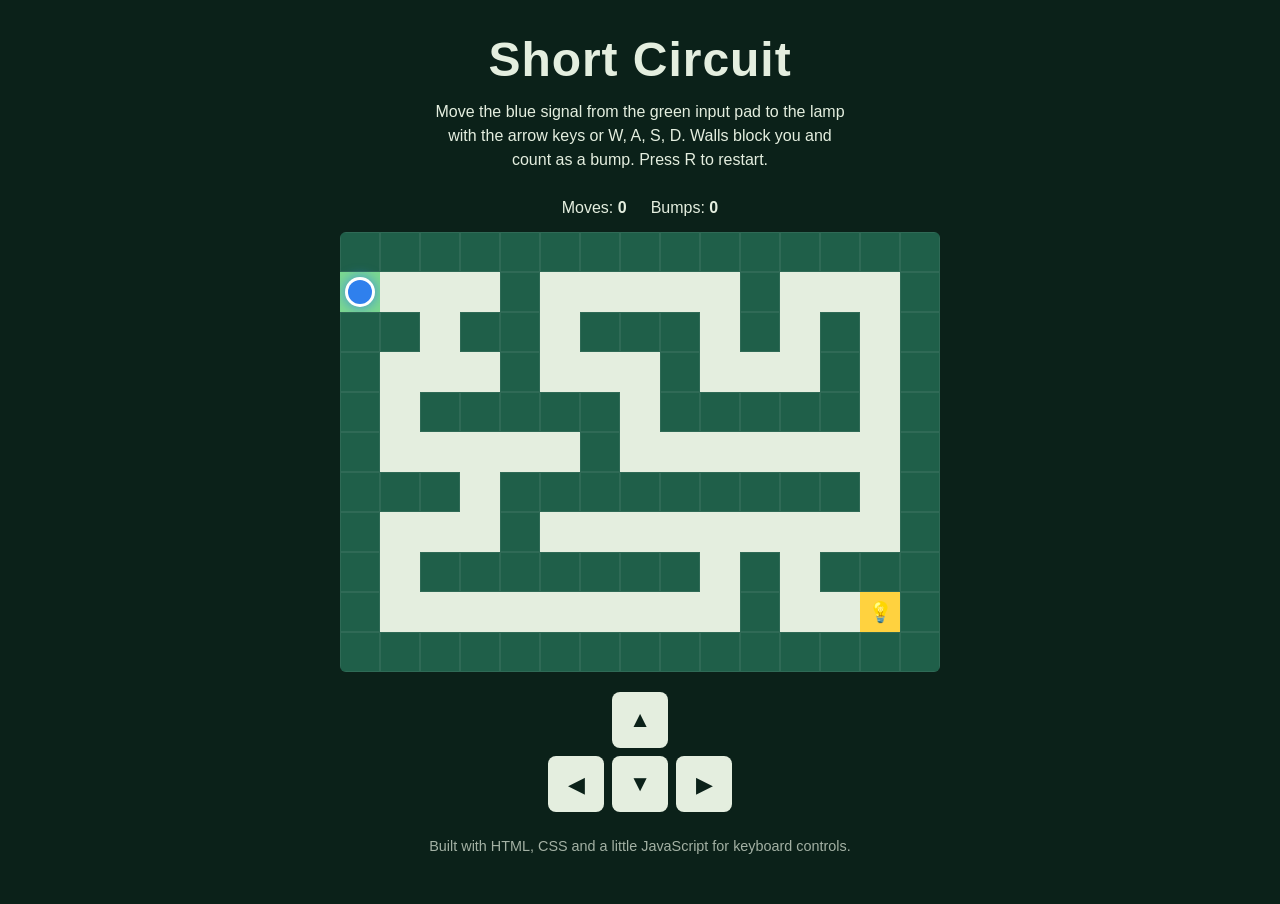
<file: index.html>
<!DOCTYPE html>
<html lang="en">
<head>
  <meta charset="UTF-8">
  <meta name="viewport" content="width=device-width, initial-scale=1">
  <title>Short Circuit - maze game</title>
  <link rel="stylesheet" href="style.css">
</head>
<body>
  <header>
    <h1>Short Circuit</h1>
    <p class="css-only">Guide your cursor from the green input pad to the lamp. Touch a wall and the circuit shorts.</p>
    <p class="js-only">Move the blue signal from the green input pad to the lamp with the arrow keys or W, A, S, D. Walls block you and count as a bump. Press R to restart.</p>
  </header>

  <main>
    <p class="status js-only" aria-live="polite">
      <span>Moves: <strong id="moves">0</strong></span>
      <span>Bumps: <strong id="bumps">0</strong></span>
    </p>

    <!-- The maze is a 15 x 11 grid. Wall cells react to :hover. The result
         screens are the last two children so the CSS sibling selector (~) can show them. -->
    <div class="maze" aria-label="Maze game, mouse required">
      <div class="cell wall"></div>
      <div class="cell wall"></div>
      <div class="cell wall"></div>
      <div class="cell wall"></div>
      <div class="cell wall"></div>
      <div class="cell wall"></div>
      <div class="cell wall"></div>
      <div class="cell wall"></div>
      <div class="cell wall"></div>
      <div class="cell wall"></div>
      <div class="cell wall"></div>
      <div class="cell wall"></div>
      <div class="cell wall"></div>
      <div class="cell wall"></div>
      <div class="cell wall"></div>
      <div class="cell start">&#9654;</div>
      <div class="cell path"></div>
      <div class="cell path"></div>
      <div class="cell path"></div>
      <div class="cell wall"></div>
      <div class="cell path"></div>
      <div class="cell path"></div>
      <div class="cell path"></div>
      <div class="cell path"></div>
      <div class="cell path"></div>
      <div class="cell wall"></div>
      <div class="cell path"></div>
      <div class="cell path"></div>
      <div class="cell path"></div>
      <div class="cell wall"></div>
      <div class="cell wall"></div>
      <div class="cell wall"></div>
      <div class="cell path"></div>
      <div class="cell wall"></div>
      <div class="cell wall"></div>
      <div class="cell path"></div>
      <div class="cell wall"></div>
      <div class="cell wall"></div>
      <div class="cell wall"></div>
      <div class="cell path"></div>
      <div class="cell wall"></div>
      <div class="cell path"></div>
      <div class="cell wall"></div>
      <div class="cell path"></div>
      <div class="cell wall"></div>
      <div class="cell wall"></div>
      <div class="cell path"></div>
      <div class="cell path"></div>
      <div class="cell path"></div>
      <div class="cell wall"></div>
      <div class="cell path"></div>
      <div class="cell path"></div>
      <div class="cell path"></div>
      <div class="cell wall"></div>
      <div class="cell path"></div>
      <div class="cell path"></div>
      <div class="cell path"></div>
      <div class="cell wall"></div>
      <div class="cell path"></div>
      <div class="cell wall"></div>
      <div class="cell wall"></div>
      <div class="cell path"></div>
      <div class="cell wall"></div>
      <div class="cell wall"></div>
      <div class="cell wall"></div>
      <div class="cell wall"></div>
      <div class="cell wall"></div>
      <div class="cell path"></div>
      <div class="cell wall"></div>
      <div class="cell wall"></div>
      <div class="cell wall"></div>
      <div class="cell wall"></div>
      <div class="cell wall"></div>
      <div class="cell path"></div>
      <div class="cell wall"></div>
      <div class="cell wall"></div>
      <div class="cell path"></div>
      <div class="cell path"></div>
      <div class="cell path"></div>
      <div class="cell path"></div>
      <div class="cell path"></div>
      <div class="cell wall"></div>
      <div class="cell path"></div>
      <div class="cell path"></div>
      <div class="cell path"></div>
      <div class="cell path"></div>
      <div class="cell path"></div>
      <div class="cell path"></div>
      <div class="cell path"></div>
      <div class="cell wall"></div>
      <div class="cell wall"></div>
      <div class="cell wall"></div>
      <div class="cell wall"></div>
      <div class="cell path"></div>
      <div class="cell wall"></div>
      <div class="cell wall"></div>
      <div class="cell wall"></div>
      <div class="cell wall"></div>
      <div class="cell wall"></div>
      <div class="cell wall"></div>
      <div class="cell wall"></div>
      <div class="cell wall"></div>
      <div class="cell wall"></div>
      <div class="cell path"></div>
      <div class="cell wall"></div>
      <div class="cell wall"></div>
      <div class="cell path"></div>
      <div class="cell path"></div>
      <div class="cell path"></div>
      <div class="cell wall"></div>
      <div class="cell path"></div>
      <div class="cell path"></div>
      <div class="cell path"></div>
      <div class="cell path"></div>
      <div class="cell path"></div>
      <div class="cell path"></div>
      <div class="cell path"></div>
      <div class="cell path"></div>
      <div class="cell path"></div>
      <div class="cell wall"></div>
      <div class="cell wall"></div>
      <div class="cell path"></div>
      <div class="cell wall"></div>
      <div class="cell wall"></div>
      <div class="cell wall"></div>
      <div class="cell wall"></div>
      <div class="cell wall"></div>
      <div class="cell wall"></div>
      <div class="cell wall"></div>
      <div class="cell path"></div>
      <div class="cell wall"></div>
      <div class="cell path"></div>
      <div class="cell wall"></div>
      <div class="cell wall"></div>
      <div class="cell wall"></div>
      <div class="cell wall"></div>
      <div class="cell path"></div>
      <div class="cell path"></div>
      <div class="cell path"></div>
      <div class="cell path"></div>
      <div class="cell path"></div>
      <div class="cell path"></div>
      <div class="cell path"></div>
      <div class="cell path"></div>
      <div class="cell path"></div>
      <div class="cell wall"></div>
      <div class="cell path"></div>
      <div class="cell path"></div>
      <div class="cell finish">&#128161;</div>
      <div class="cell wall"></div>
      <div class="cell wall"></div>
      <div class="cell wall"></div>
      <div class="cell wall"></div>
      <div class="cell wall"></div>
      <div class="cell wall"></div>
      <div class="cell wall"></div>
      <div class="cell wall"></div>
      <div class="cell wall"></div>
      <div class="cell wall"></div>
      <div class="cell wall"></div>
      <div class="cell wall"></div>
      <div class="cell wall"></div>
      <div class="cell wall"></div>
      <div class="cell wall"></div>
      <div class="cell wall"></div>
      <div class="overlay lose">
        <h2>Short circuit!</h2>
        <p>You touched a wall.</p>
        <a class="btn" href="index.html">Try again</a>
      </div>
      <div class="overlay win">
        <h2>Power on!</h2>
        <p id="result">The lamp is lit. You made it through.</p>
        <a class="btn" href="index.html">Play again</a>
      </div>
    </div>
    <p class="no-hover">This game needs a mouse or trackpad. Open it on a laptop or desktop.</p>

    <!-- On-screen arrows for touch screens (used by script.js) -->
    <div class="pad js-only" aria-label="On-screen controls">
      <button type="button" data-dir="up" aria-label="Move up">&#9650;</button>
      <button type="button" data-dir="left" aria-label="Move left">&#9664;</button>
      <button type="button" data-dir="down" aria-label="Move down">&#9660;</button>
      <button type="button" data-dir="right" aria-label="Move right">&#9654;</button>
    </div>
  </main>

  <footer>
    <p>Built with HTML, CSS and a little JavaScript for keyboard controls.</p>
  </footer>
  <script src="script.js"></script>
</body>
</html>
</file>
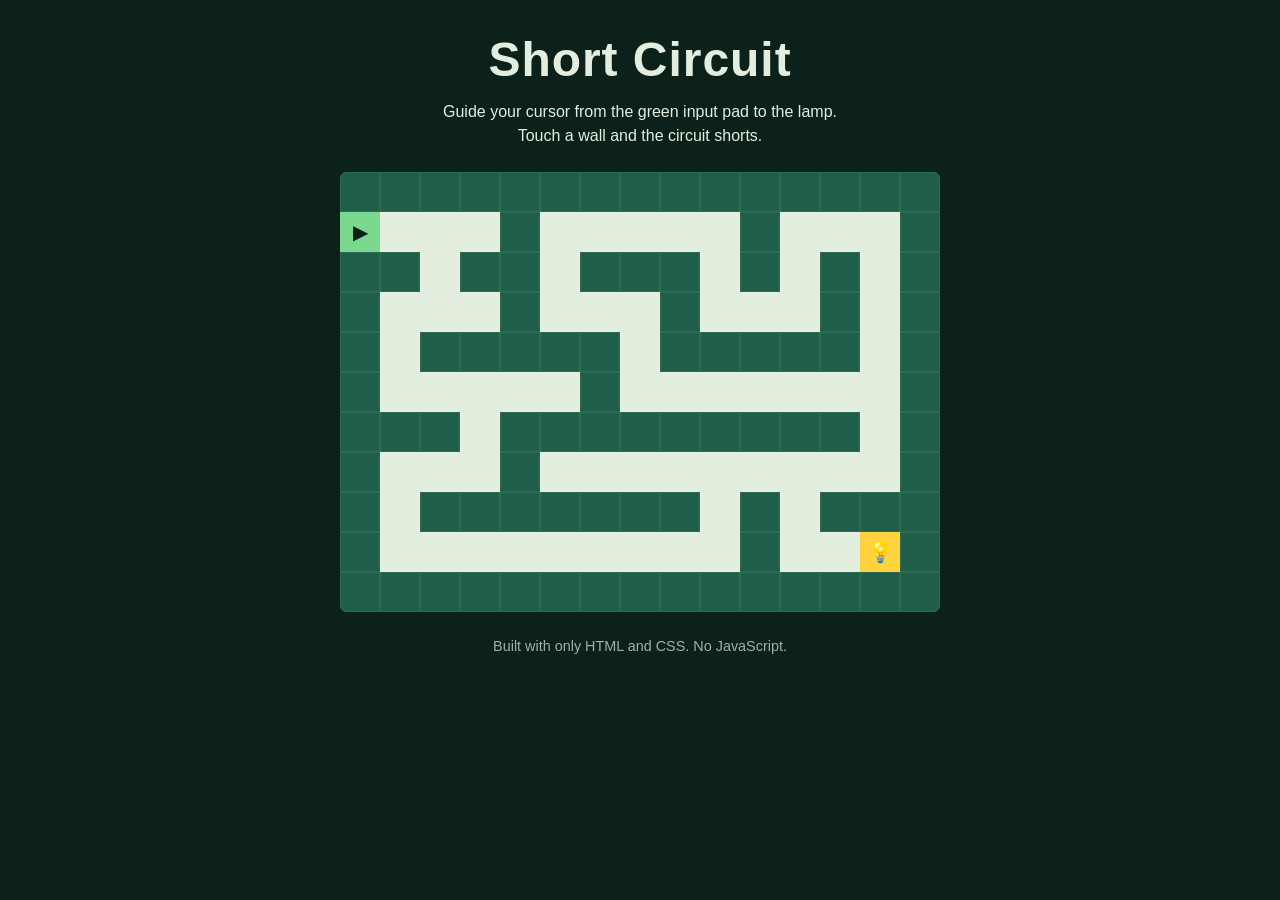
<file: index (1).html>
<!DOCTYPE html>
<html lang="en">
<head>
  <meta charset="UTF-8">
  <meta name="viewport" content="width=device-width, initial-scale=1">
  <title>Short Circuit - HTML and CSS maze game</title>
  <link rel="stylesheet" href="style.css">
</head>
<body>
  <header>
    <h1>Short Circuit</h1>
    <p>Guide your cursor from the green input pad to the lamp. Touch a wall and the circuit shorts.</p>
  </header>

  <main>
    <!-- The maze is a 15 x 11 grid. Wall cells react to :hover. The result
         screens are the last two children so the CSS sibling selector (~) can show them. -->
    <div class="maze" aria-label="Maze game, mouse required">
      <div class="cell wall"></div>
      <div class="cell wall"></div>
      <div class="cell wall"></div>
      <div class="cell wall"></div>
      <div class="cell wall"></div>
      <div class="cell wall"></div>
      <div class="cell wall"></div>
      <div class="cell wall"></div>
      <div class="cell wall"></div>
      <div class="cell wall"></div>
      <div class="cell wall"></div>
      <div class="cell wall"></div>
      <div class="cell wall"></div>
      <div class="cell wall"></div>
      <div class="cell wall"></div>
      <div class="cell start">&#9654;</div>
      <div class="cell path"></div>
      <div class="cell path"></div>
      <div class="cell path"></div>
      <div class="cell wall"></div>
      <div class="cell path"></div>
      <div class="cell path"></div>
      <div class="cell path"></div>
      <div class="cell path"></div>
      <div class="cell path"></div>
      <div class="cell wall"></div>
      <div class="cell path"></div>
      <div class="cell path"></div>
      <div class="cell path"></div>
      <div class="cell wall"></div>
      <div class="cell wall"></div>
      <div class="cell wall"></div>
      <div class="cell path"></div>
      <div class="cell wall"></div>
      <div class="cell wall"></div>
      <div class="cell path"></div>
      <div class="cell wall"></div>
      <div class="cell wall"></div>
      <div class="cell wall"></div>
      <div class="cell path"></div>
      <div class="cell wall"></div>
      <div class="cell path"></div>
      <div class="cell wall"></div>
      <div class="cell path"></div>
      <div class="cell wall"></div>
      <div class="cell wall"></div>
      <div class="cell path"></div>
      <div class="cell path"></div>
      <div class="cell path"></div>
      <div class="cell wall"></div>
      <div class="cell path"></div>
      <div class="cell path"></div>
      <div class="cell path"></div>
      <div class="cell wall"></div>
      <div class="cell path"></div>
      <div class="cell path"></div>
      <div class="cell path"></div>
      <div class="cell wall"></div>
      <div class="cell path"></div>
      <div class="cell wall"></div>
      <div class="cell wall"></div>
      <div class="cell path"></div>
      <div class="cell wall"></div>
      <div class="cell wall"></div>
      <div class="cell wall"></div>
      <div class="cell wall"></div>
      <div class="cell wall"></div>
      <div class="cell path"></div>
      <div class="cell wall"></div>
      <div class="cell wall"></div>
      <div class="cell wall"></div>
      <div class="cell wall"></div>
      <div class="cell wall"></div>
      <div class="cell path"></div>
      <div class="cell wall"></div>
      <div class="cell wall"></div>
      <div class="cell path"></div>
      <div class="cell path"></div>
      <div class="cell path"></div>
      <div class="cell path"></div>
      <div class="cell path"></div>
      <div class="cell wall"></div>
      <div class="cell path"></div>
      <div class="cell path"></div>
      <div class="cell path"></div>
      <div class="cell path"></div>
      <div class="cell path"></div>
      <div class="cell path"></div>
      <div class="cell path"></div>
      <div class="cell wall"></div>
      <div class="cell wall"></div>
      <div class="cell wall"></div>
      <div class="cell wall"></div>
      <div class="cell path"></div>
      <div class="cell wall"></div>
      <div class="cell wall"></div>
      <div class="cell wall"></div>
      <div class="cell wall"></div>
      <div class="cell wall"></div>
      <div class="cell wall"></div>
      <div class="cell wall"></div>
      <div class="cell wall"></div>
      <div class="cell wall"></div>
      <div class="cell path"></div>
      <div class="cell wall"></div>
      <div class="cell wall"></div>
      <div class="cell path"></div>
      <div class="cell path"></div>
      <div class="cell path"></div>
      <div class="cell wall"></div>
      <div class="cell path"></div>
      <div class="cell path"></div>
      <div class="cell path"></div>
      <div class="cell path"></div>
      <div class="cell path"></div>
      <div class="cell path"></div>
      <div class="cell path"></div>
      <div class="cell path"></div>
      <div class="cell path"></div>
      <div class="cell wall"></div>
      <div class="cell wall"></div>
      <div class="cell path"></div>
      <div class="cell wall"></div>
      <div class="cell wall"></div>
      <div class="cell wall"></div>
      <div class="cell wall"></div>
      <div class="cell wall"></div>
      <div class="cell wall"></div>
      <div class="cell wall"></div>
      <div class="cell path"></div>
      <div class="cell wall"></div>
      <div class="cell path"></div>
      <div class="cell wall"></div>
      <div class="cell wall"></div>
      <div class="cell wall"></div>
      <div class="cell wall"></div>
      <div class="cell path"></div>
      <div class="cell path"></div>
      <div class="cell path"></div>
      <div class="cell path"></div>
      <div class="cell path"></div>
      <div class="cell path"></div>
      <div class="cell path"></div>
      <div class="cell path"></div>
      <div class="cell path"></div>
      <div class="cell wall"></div>
      <div class="cell path"></div>
      <div class="cell path"></div>
      <div class="cell finish">&#128161;</div>
      <div class="cell wall"></div>
      <div class="cell wall"></div>
      <div class="cell wall"></div>
      <div class="cell wall"></div>
      <div class="cell wall"></div>
      <div class="cell wall"></div>
      <div class="cell wall"></div>
      <div class="cell wall"></div>
      <div class="cell wall"></div>
      <div class="cell wall"></div>
      <div class="cell wall"></div>
      <div class="cell wall"></div>
      <div class="cell wall"></div>
      <div class="cell wall"></div>
      <div class="cell wall"></div>
      <div class="cell wall"></div>
      <div class="overlay lose">
        <h2>Short circuit!</h2>
        <p>You touched a wall.</p>
        <a class="btn" href="index.html">Try again</a>
      </div>
      <div class="overlay win">
        <h2>Power on!</h2>
        <p>The lamp is lit. You made it through.</p>
        <a class="btn" href="index.html">Play again</a>
      </div>
    </div>
    <p class="no-hover">This game needs a mouse or trackpad. Open it on a laptop or desktop.</p>
  </main>

  <footer>
    <p>Built with only HTML and CSS. No JavaScript.</p>
  </footer>
</body>
</html>
</file>
<file: style.css>
/* Short Circuit - a maze game built with only HTML and CSS */

:root {
  --page: #0b2119;
  --wall: #1f5f49;
  --trace: #e4eedf;
  --input: #7bd88f;
  --short: #e5484d;
  --lamp: #ffd23f;
  --text: #e4eedf;
}

* { box-sizing: border-box; }

body {
  margin: 0;
  min-height: 100vh;
  padding: 24px 16px 32px;
  background: var(--page);
  color: var(--text);
  font-family: "Trebuchet MS", "Segoe UI", Arial, sans-serif;
  line-height: 1.5;
  text-align: center;
}

h1 {
  margin: 0 0 4px;
  font-size: clamp(2rem, 6vw, 3rem);
  letter-spacing: 0.02em;
}

header p {
  max-width: 46ch;
  margin: 0 auto 24px;
}

/* ---- Maze grid ---- */
.maze {
  --cell: min(40px, calc((100vw - 32px) / 15));
  position: relative;
  display: grid;
  grid-template-columns: repeat(15, var(--cell));
  grid-auto-rows: var(--cell);
  width: max-content;
  margin: 0 auto;
  border-radius: 6px;
  overflow: hidden;
}

.cell {
  display: grid;
  place-items: center;
  font-size: calc(var(--cell) * 0.5);
}

.path   { background: var(--trace); }
.start  { background: var(--input); color: var(--page); }
.wall   { background: var(--wall); box-shadow: inset 0 0 0 1px rgba(255, 255, 255, 0.07); }
.wall:hover { background: var(--short); }

.finish {
  background: var(--lamp);
  animation: glow 1.8s ease-in-out infinite alternate;
}

@keyframes glow {
  from { box-shadow: 0 0 0 0 rgba(255, 210, 63, 0); }
  to   { box-shadow: inset 0 0 14px 4px rgba(255, 255, 255, 0.7); }
}

/* ---- Result screens ----
   Hidden by default. Hovering a wall (or the lamp) shows one of them.
   The long transition delay keeps it visible after the mouse moves away. */
.overlay {
  position: absolute;
  inset: 0;
  z-index: 2;
  display: grid;
  align-content: center;
  justify-items: center;
  gap: 8px;
  padding: 16px;
  background: rgba(11, 33, 25, 0.95);
  visibility: hidden;
  opacity: 0;
  transition: visibility 0s 86400s, opacity 0.25s 86400s;
}

.overlay h2 { margin: 0; font-size: clamp(1.6rem, 6vw, 2.4rem); }
.overlay p  { margin: 0 0 12px; }
.lose h2 { color: var(--short); }
.win h2  { color: var(--lamp); }

.wall:hover   ~ .lose,
.finish:hover ~ .win {
  visibility: visible;
  opacity: 1;
  transition-delay: 0s;
}

.btn {
  padding: 10px 22px;
  border-radius: 6px;
  background: var(--trace);
  color: var(--page);
  font-weight: 700;
  text-decoration: none;
}

.btn:hover { background: var(--lamp); }
.btn:focus-visible { outline: 3px solid var(--lamp); outline-offset: 3px; }

/* ---- Notices ---- */
.no-hover { display: none; margin-top: 16px; color: var(--lamp); }

@media (hover: none) {
  .no-hover { display: block; }
}

footer { margin-top: 24px; font-size: 0.9rem; opacity: 0.7; }

@media (prefers-reduced-motion: reduce) {
  .finish { animation: none; }
  .overlay { transition-duration: 0s; }
}

/* ---- JavaScript mode (keyboard controls) ----
   script.js adds the "js" class to <body>. Without JavaScript the
   game still works as the original hover-only version. */
.js-only { display: none; }
.js .css-only { display: none; }
.js .js-only { display: block; }
.js .no-hover { display: none; }

/* In JavaScript mode the mouse is ignored, walls only block movement. */
.js .maze .cell { pointer-events: none; }
.js .maze .overlay { pointer-events: auto; }

.cell { position: relative; }
.wall.hit { background: var(--short); }

.player::after {
  content: "";
  position: absolute;
  inset: 20%;
  border-radius: 50%;
  background: #2f80ed;
  box-shadow: 0 0 0 3px #ffffff, 0 0 12px 4px rgba(47, 128, 237, 0.7);
}

.overlay.show {
  visibility: visible;
  opacity: 1;
  transition-delay: 0s;
}

.status {
  display: none;
  margin: 0 auto 12px;
  gap: 24px;
  justify-content: center;
}
.js .status { display: flex; }

.pad {
  display: none;
  grid-template-columns: repeat(3, 56px);
  grid-template-rows: repeat(2, 56px);
  gap: 8px;
  justify-content: center;
  margin: 20px auto 0;
}
.js .pad { display: grid; }

.pad button {
  border: 0;
  border-radius: 8px;
  background: var(--trace);
  color: var(--page);
  font-size: 1.4rem;
  cursor: pointer;
}
.pad button:active { background: var(--lamp); }
.pad button:focus-visible { outline: 3px solid var(--lamp); outline-offset: 2px; }
.pad [data-dir="up"]    { grid-column: 2; grid-row: 1; }
.pad [data-dir="left"]  { grid-column: 1; grid-row: 2; }
.pad [data-dir="down"]  { grid-column: 2; grid-row: 2; }
.pad [data-dir="right"] { grid-column: 3; grid-row: 2; }
</file>
